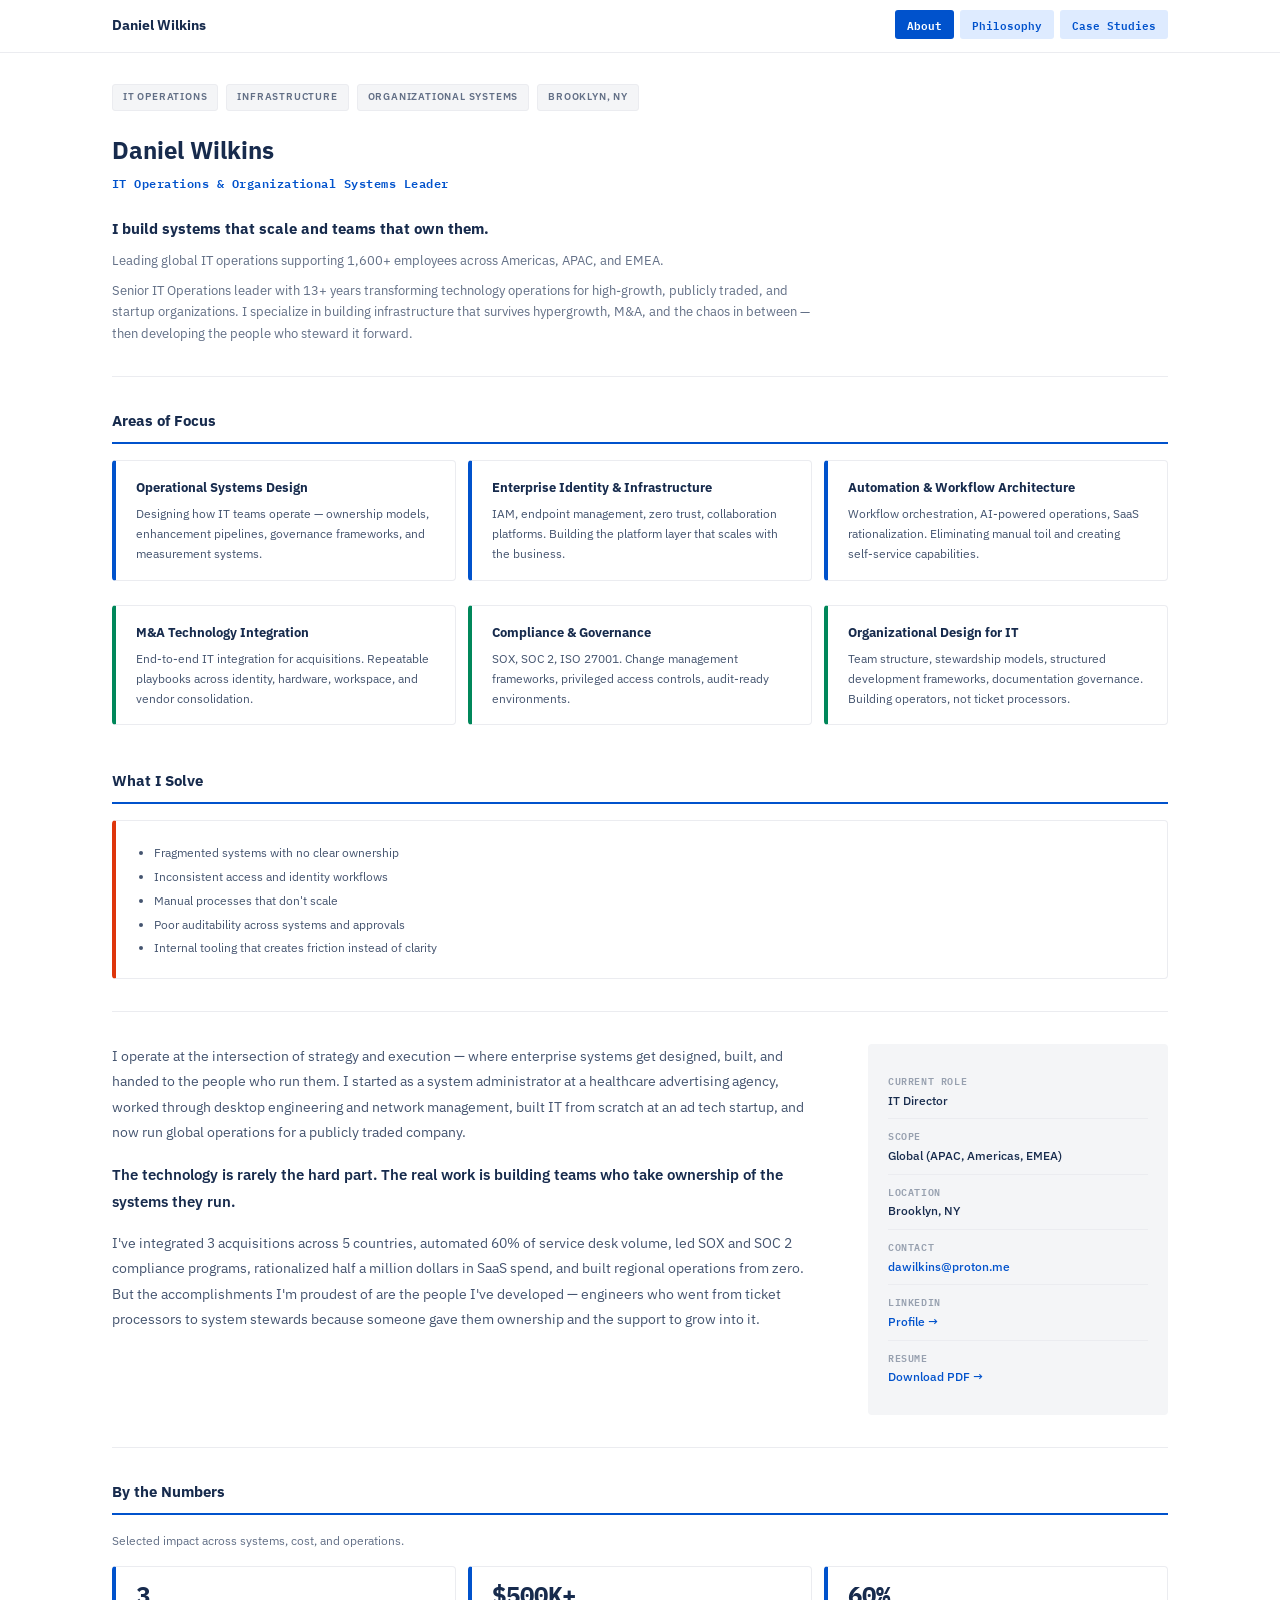
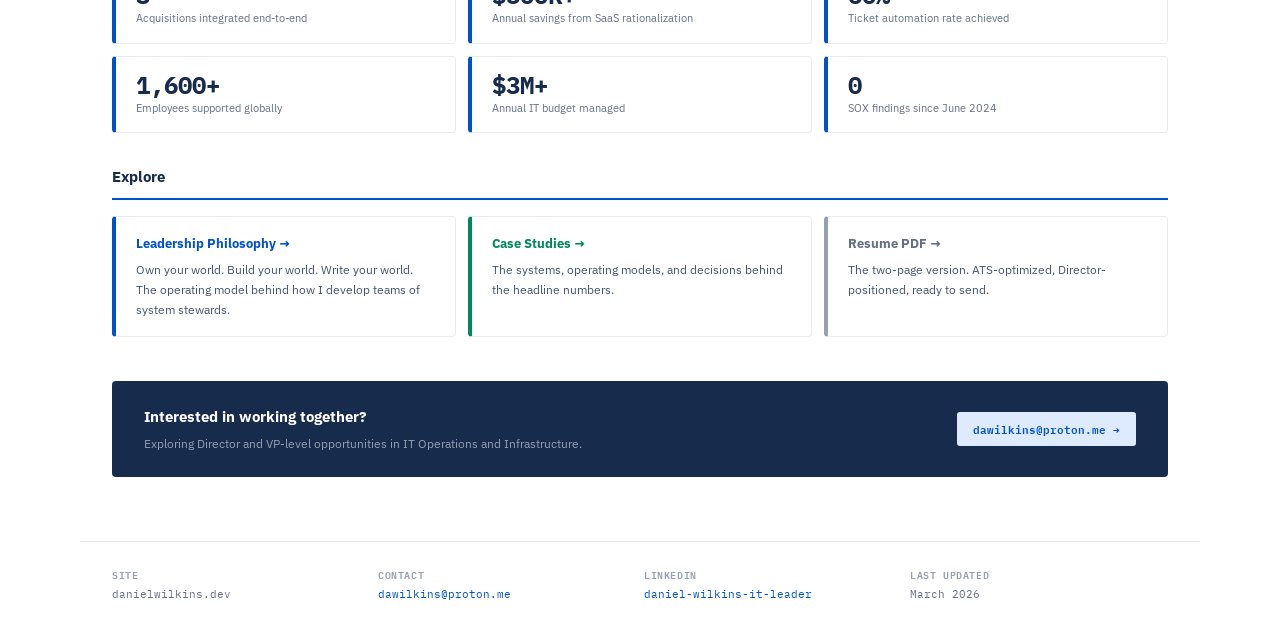
<file: index.html>
<!DOCTYPE html>

<html lang="en">
<head>
<meta charset="UTF-8">
<meta name="viewport" content="width=device-width, initial-scale=1.0">
<title>Daniel Wilkins — IT Operations & Organizational Systems Leader</title>
<meta name="description" content="IT Operations leader who builds scalable operational platforms, develops system stewards, and drives measurable business outcomes across global organizations.">
<link rel="stylesheet" href="style.css">
</head>
<body>
<nav class="nav"><div class="nav-inner">
  <a href="index.html" class="nav-name">Daniel Wilkins</a>
  <button class="nav-toggle" aria-label="Menu" onclick="document.querySelector('.nav-links').classList.toggle('open')"><span></span><span></span><span></span></button>
  <ul class="nav-links">
    <li><a href="index.html" class="active">About</a></li>
    <li><a href="philosophy.html">Philosophy</a></li>
    <li><a href="case-studies.html">Case Studies</a></li>
  </ul>
</div></nav>

<div class="page">

  <div class="scope-bar">
    <span class="scope-tag">IT Operations</span>
    <span class="scope-tag">Infrastructure</span>
    <span class="scope-tag">Organizational Systems</span>
    <span class="scope-tag">Brooklyn, NY</span>
  </div>

  <h1 class="page-title">Daniel Wilkins</h1>
  <p style="font-family:var(--mono);font-size:12px;font-weight:600;color:var(--blue);letter-spacing:.04em;margin-bottom:24px;">IT Operations &amp; Organizational Systems Leader</p>

  <p style="font-family:var(--sans);font-size:15px;font-weight:700;color:var(--text);margin-bottom:8px;">I build systems that scale and teams that own them.</p>
  <p style="font-family:var(--sans);font-size:13px;color:var(--text-m);margin-bottom:8px;">Leading global IT operations supporting 1,600+ employees across Americas, APAC, and EMEA.</p>
  <p class="page-subtitle">Senior IT Operations leader with 13+ years transforming technology operations for high-growth, publicly traded, and startup organizations. I specialize in building infrastructure that survives hypergrowth, M&amp;A, and the chaos in between &mdash; then developing the people who steward it forward.</p>

  <hr class="divider">

  <div class="section fade-in">
    <div class="section-header">Areas of Focus</div>
    <div class="three-col">
      <div class="card card-blue"><div class="card-title">Operational Systems Design</div><p>Designing how IT teams operate &mdash; ownership models, enhancement pipelines, governance frameworks, and measurement systems.</p></div>
      <div class="card card-blue"><div class="card-title">Enterprise Identity &amp; Infrastructure</div><p>IAM, endpoint management, zero trust, collaboration platforms. Building the platform layer that scales with the business.</p></div>
      <div class="card card-blue"><div class="card-title">Automation &amp; Workflow Architecture</div><p>Workflow orchestration, AI-powered operations, SaaS rationalization. Eliminating manual toil and creating self-service capabilities.</p></div>
    </div>
    <div class="three-col">
      <div class="card card-green"><div class="card-title">M&amp;A Technology Integration</div><p>End-to-end IT integration for acquisitions. Repeatable playbooks across identity, hardware, workspace, and vendor consolidation.</p></div>
      <div class="card card-green"><div class="card-title">Compliance &amp; Governance</div><p>SOX, SOC 2, ISO 27001. Change management frameworks, privileged access controls, audit-ready environments.</p></div>
      <div class="card card-green"><div class="card-title">Organizational Design for IT</div><p>Team structure, stewardship models, structured development frameworks, documentation governance. Building operators, not ticket processors.</p></div>
    </div>
  </div>

  <div class="section fade-in">
    <div class="section-header">What I Solve</div>
    <div class="card card-red">
      <ul>
        <li>Fragmented systems with no clear ownership</li>
        <li>Inconsistent access and identity workflows</li>
        <li>Manual processes that don't scale</li>
        <li>Poor auditability across systems and approvals</li>
        <li>Internal tooling that creates friction instead of clarity</li>
      </ul>
    </div>
  </div>

  <hr class="divider">

  <div class="hero-grid fade-in">
    <div>
      <div class="hero-statement">I operate at the intersection of strategy and execution &mdash; where enterprise systems get designed, built, and handed to the people who run them. I started as a system administrator at a healthcare advertising agency, worked through desktop engineering and network management, built IT from scratch at an ad tech startup, and now run global operations for a publicly traded company.</div>
      <div class="hero-statement"><strong style="font-size:15px;color:var(--text);">The technology is rarely the hard part. The real work is building teams who take ownership of the systems they run.</strong></div>
      <div class="hero-statement">I've integrated 3 acquisitions across 5 countries, automated 60% of service desk volume, led SOX and SOC 2 compliance programs, rationalized half a million dollars in SaaS spend, and built regional operations from zero. But the accomplishments I'm proudest of are the people I've developed &mdash; engineers who went from ticket processors to system stewards because someone gave them ownership and the support to grow into it.</div>
    </div>
    <div class="hero-meta-card">
      <div class="meta-row"><div class="meta-label">Current Role</div><div class="meta-value">IT Director</div></div>
      <div class="meta-row"><div class="meta-label">Scope</div><div class="meta-value">Global (APAC, Americas, EMEA)</div></div>
      <div class="meta-row"><div class="meta-label">Location</div><div class="meta-value">Brooklyn, NY</div></div>
      <div class="meta-row"><div class="meta-label">Contact</div><div class="meta-value"><a href="mailto:dawilkins@proton.me">dawilkins@proton.me</a></div></div>
      <div class="meta-row"><div class="meta-label">LinkedIn</div><div class="meta-value"><a href="https://www.linkedin.com/in/daniel-wilkins-it-leader/" target="_blank">Profile &rarr;</a></div></div>
      <div class="meta-row"><div class="meta-label">Resume</div><div class="meta-value"><a href="Daniel_Wilkins_Resume.pdf" target="_blank">Download PDF &rarr;</a></div></div>
    </div>
  </div>

  <hr class="divider">

  <div class="section fade-in">
    <div class="section-header">By the Numbers</div>
    <p style="font-size:12px;color:var(--text-m);margin-bottom:16px;">Selected impact across systems, cost, and operations.</p>
    <div class="stat-grid">
      <div class="stat-card"><div class="stat-number">3</div><div class="stat-label">Acquisitions integrated end-to-end</div></div>
      <div class="stat-card"><div class="stat-number">$500K+</div><div class="stat-label">Annual savings from SaaS rationalization</div></div>
      <div class="stat-card"><div class="stat-number">60%</div><div class="stat-label">Ticket automation rate achieved</div></div>
      <div class="stat-card"><div class="stat-number">1,600+</div><div class="stat-label">Employees supported globally</div></div>
      <div class="stat-card"><div class="stat-number">$3M+</div><div class="stat-label">Annual IT budget managed</div></div>
      <div class="stat-card"><div class="stat-number">0</div><div class="stat-label">SOX findings since June 2024</div></div>
    </div>
  </div>

  <div class="section fade-in">
    <div class="section-header">Explore</div>
    <div class="three-col">
      <a href="philosophy.html" class="card card-blue" style="text-decoration:none;transition:border-color .15s">
        <div class="card-title" style="color:var(--blue)">Leadership Philosophy &rarr;</div>
        <p>Own your world. Build your world. Write your world. The operating model behind how I develop teams of system stewards.</p>
      </a>
      <a href="case-studies.html" class="card card-green" style="text-decoration:none;transition:border-color .15s">
        <div class="card-title" style="color:var(--green)">Case Studies &rarr;</div>
        <p>The systems, operating models, and decisions behind the headline numbers.</p>
      </a>
      <a href="Daniel_Wilkins_Resume.pdf" class="card card-gray" style="text-decoration:none;transition:border-color .15s" target="_blank">
        <div class="card-title" style="color:var(--text-m)">Resume PDF &rarr;</div>
        <p>The two-page version. ATS-optimized, Director-positioned, ready to send.</p>
      </a>
    </div>
  </div>

  <div class="cta-banner fade-in">
    <div><h3>Interested in working together?</h3><p>Exploring Director and VP-level opportunities in IT Operations and Infrastructure.</p></div>
    <a href="mailto:dawilkins@proton.me" class="cta-btn">dawilkins@proton.me &rarr;</a>
  </div>

</div>

<footer class="footer">
  <dl class="footer-meta">
    <div><dt>Site</dt><dd>danielwilkins.dev</dd></div>
    <div><dt>Contact</dt><dd><a href="mailto:dawilkins@proton.me">dawilkins@proton.me</a></dd></div>
    <div><dt>LinkedIn</dt><dd><a href="https://www.linkedin.com/in/daniel-wilkins-it-leader/">daniel-wilkins-it-leader</a></dd></div>
    <div><dt>Last Updated</dt><dd>March 2026</dd></div>
  </dl>
</footer>
<script src="script.js"></script>
</body>
</html>
</file>
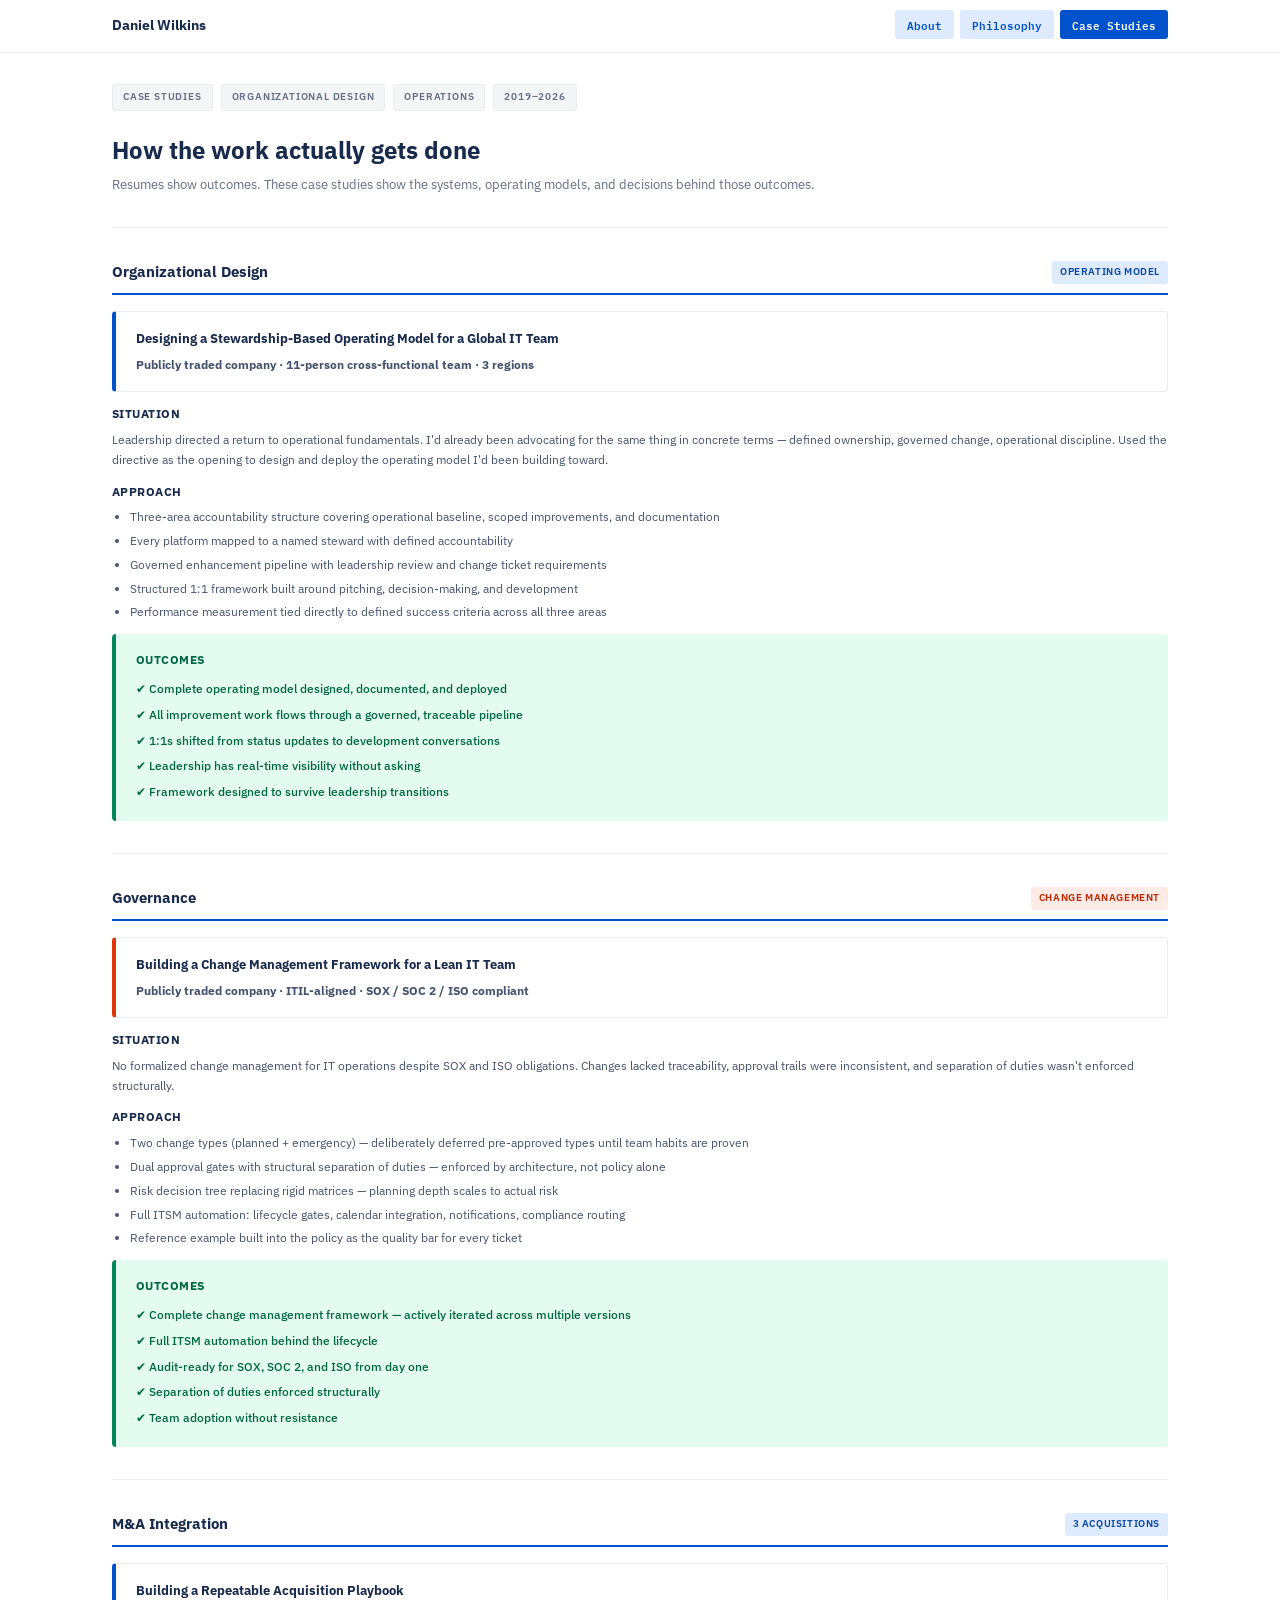
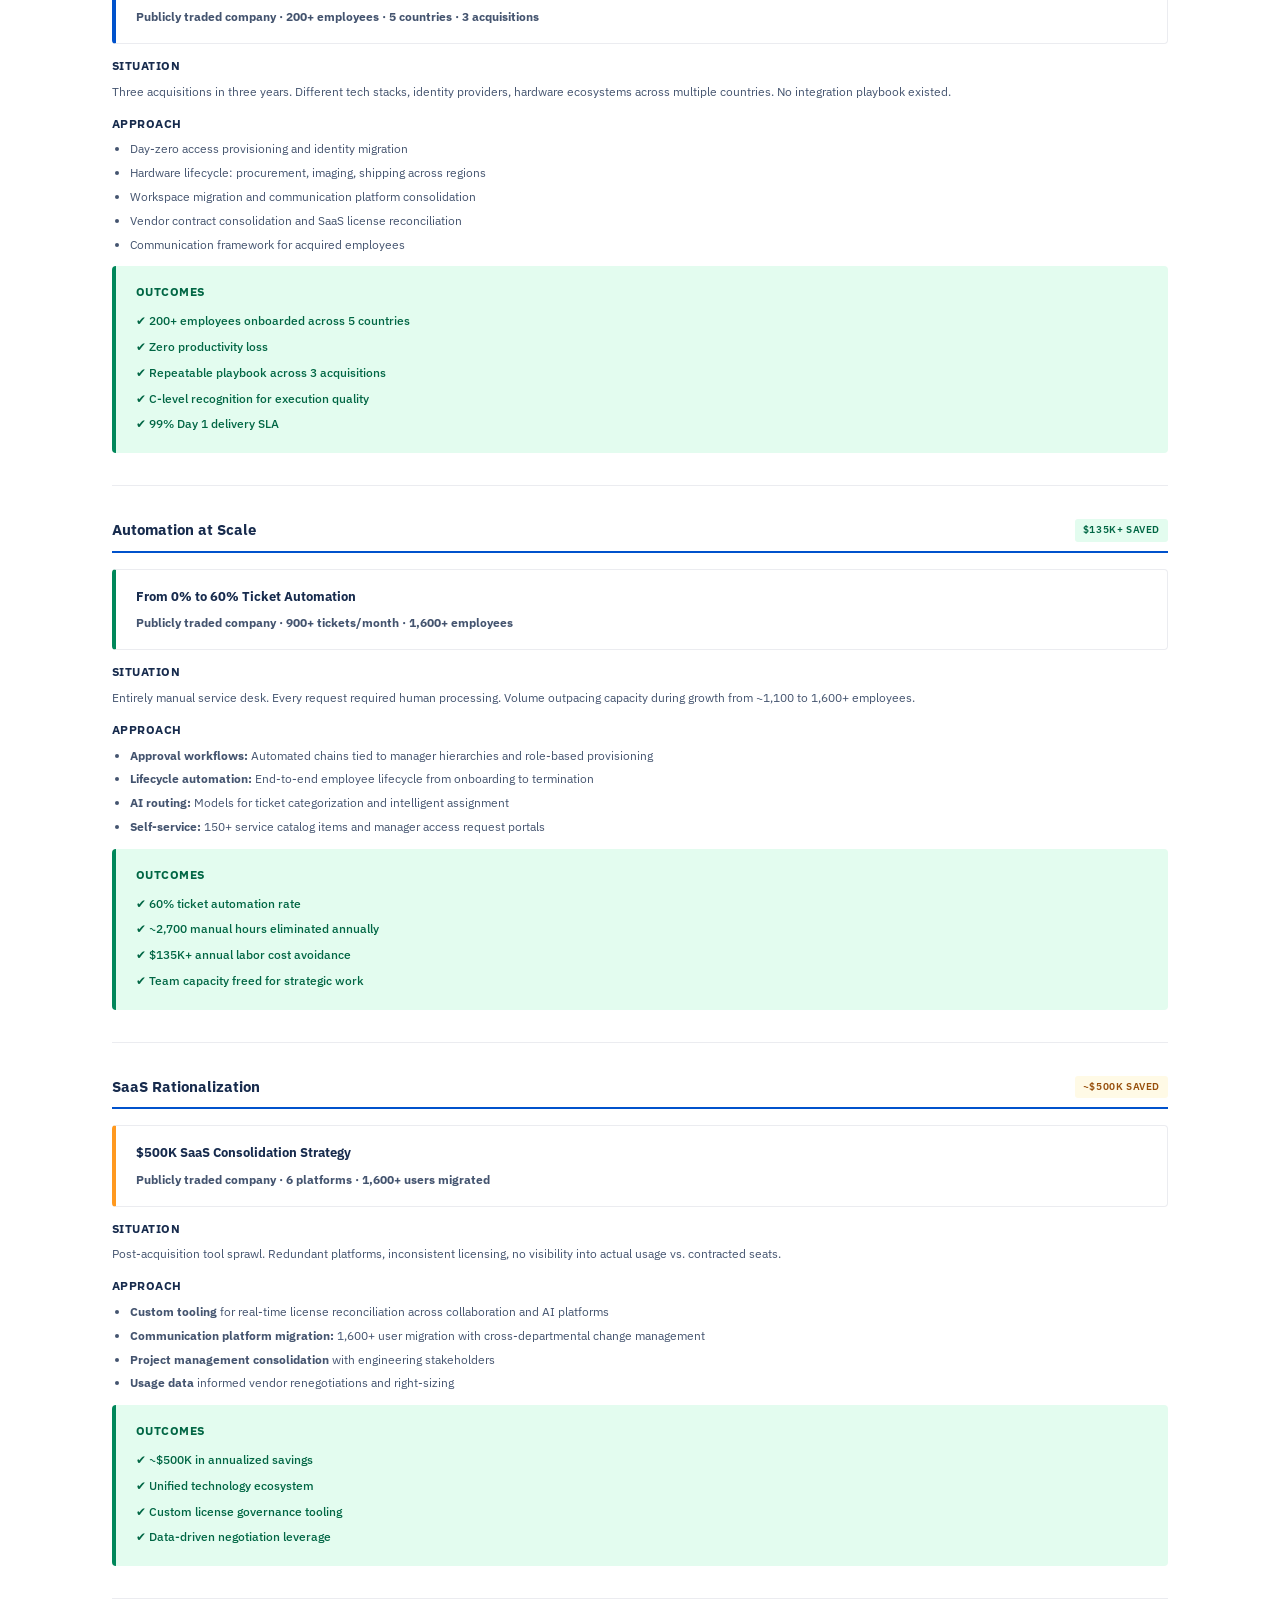
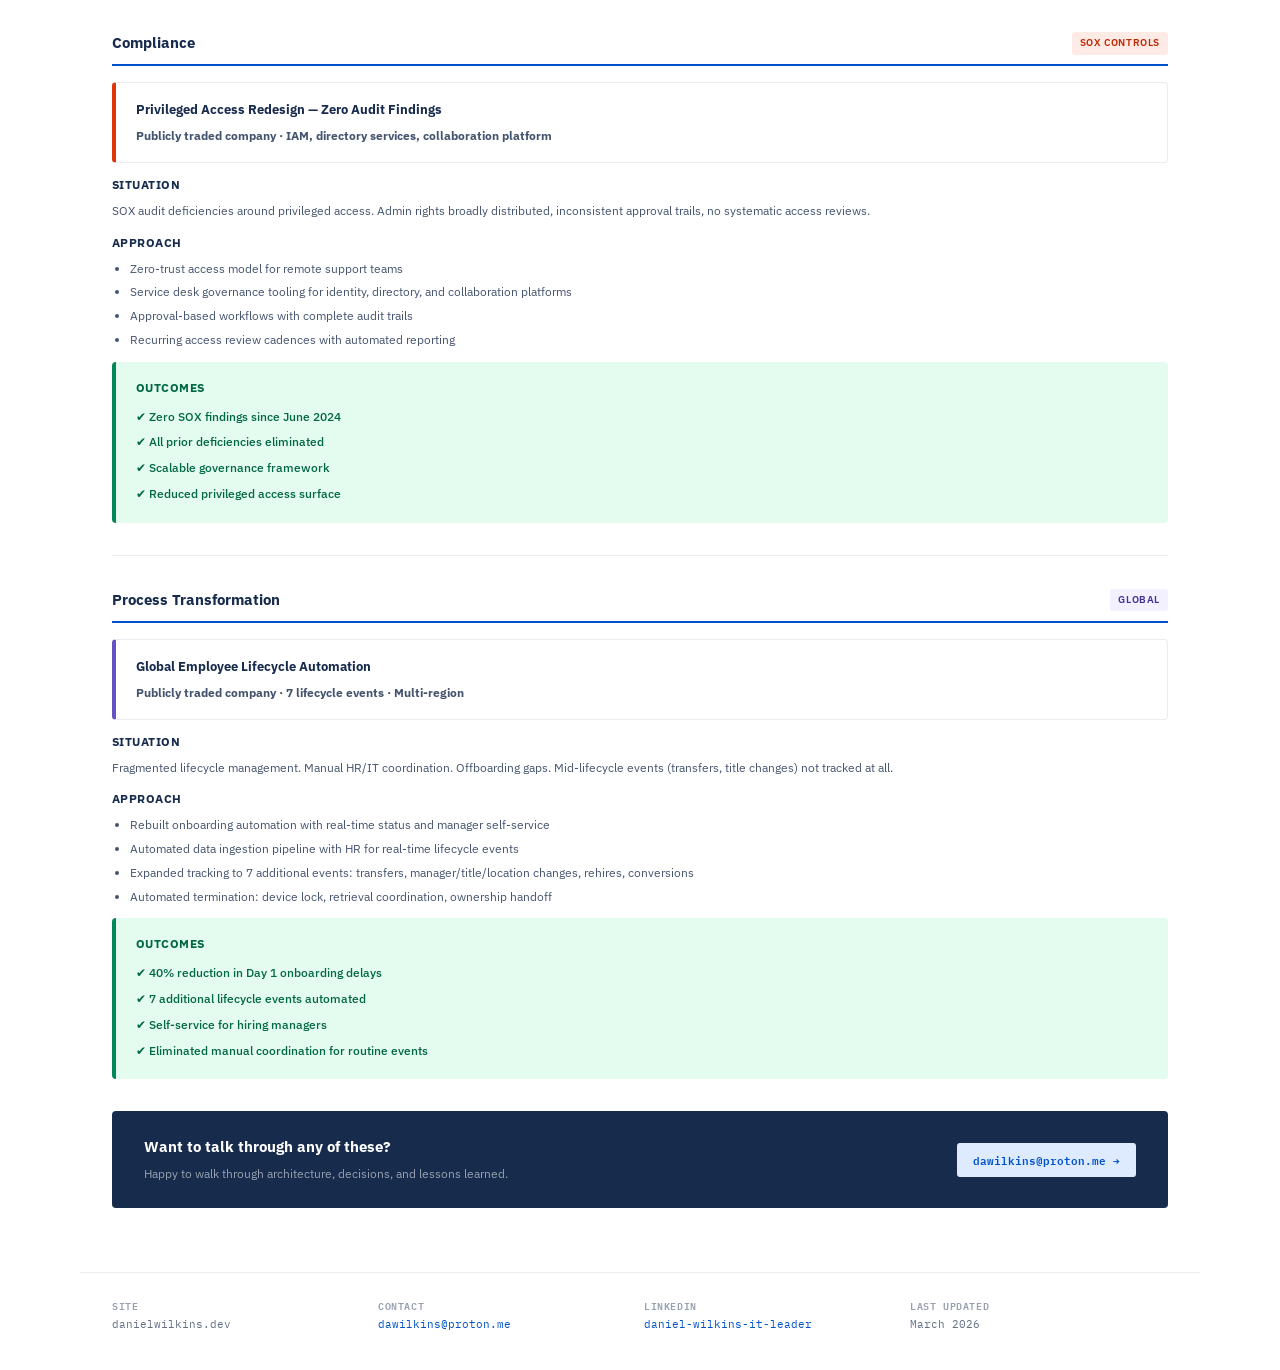
<file: case-studies.html>
<!DOCTYPE html>
<html lang="en">
<head>
<meta charset="UTF-8">
<meta name="viewport" content="width=device-width, initial-scale=1.0">
<title>Case Studies — Daniel Wilkins</title>
<meta name="description" content="Case studies showing the systems, operating models, and decisions behind measurable outcomes in IT operations.">
<link rel="stylesheet" href="style.css">
</head>
<body>
<nav class="nav"><div class="nav-inner">
  <a href="index.html" class="nav-name">Daniel Wilkins</a>
  <button class="nav-toggle" aria-label="Menu" onclick="document.querySelector('.nav-links').classList.toggle('open')"><span></span><span></span><span></span></button>
  <ul class="nav-links">
    <li><a href="index.html">About</a></li>
    <li><a href="philosophy.html">Philosophy</a></li>
    <li><a href="case-studies.html" class="active">Case Studies</a></li>
  </ul>
</div></nav>

<div class="page">

  <div class="scope-bar">
    <span class="scope-tag">Case Studies</span>
    <span class="scope-tag">Organizational Design</span>
    <span class="scope-tag">Operations</span>
    <span class="scope-tag">2019&ndash;2026</span>
  </div>

  <h1 class="page-title">How the work actually gets done</h1>
  <p class="page-subtitle">Resumes show outcomes. These case studies show the systems, operating models, and decisions behind those outcomes.</p>

  <hr class="divider">

  <!-- ═══ 1: OPERATING MODEL ═══ -->
  <div class="section fade-in">
    <div class="section-header">Organizational Design <span class="badge badge-blue">Operating Model</span></div>
    <div class="card card-blue"><div class="card-title">Designing a Stewardship-Based Operating Model for a Global IT Team</div><p><strong>Publicly traded company &middot; 11-person cross-functional team &middot; 3 regions</strong></p></div>
    <div class="case-block"><h4>Situation</h4><p>Leadership directed a return to operational fundamentals. I'd already been advocating for the same thing in concrete terms &mdash; defined ownership, governed change, operational discipline. Used the directive as the opening to design and deploy the operating model I'd been building toward.</p></div>
    <div class="case-block"><h4>Approach</h4><ul>
      <li>Three-area accountability structure covering operational baseline, scoped improvements, and documentation</li>
      <li>Every platform mapped to a named steward with defined accountability</li>
      <li>Governed enhancement pipeline with leadership review and change ticket requirements</li>
      <li>Structured 1:1 framework built around pitching, decision-making, and development</li>
      <li>Performance measurement tied directly to defined success criteria across all three areas</li>
    </ul></div>
    <div class="outcomes-box"><h4>Outcomes</h4><ul>
      <li>&#10004; Complete operating model designed, documented, and deployed</li>
      <li>&#10004; All improvement work flows through a governed, traceable pipeline</li>
      <li>&#10004; 1:1s shifted from status updates to development conversations</li>
      <li>&#10004; Leadership has real-time visibility without asking</li>
      <li>&#10004; Framework designed to survive leadership transitions</li>
    </ul></div>
  </div>

  <hr class="divider">

  <!-- ═══ 2: CHANGE MANAGEMENT ═══ -->
  <div class="section fade-in">
    <div class="section-header">Governance <span class="badge badge-red">Change Management</span></div>
    <div class="card card-red"><div class="card-title">Building a Change Management Framework for a Lean IT Team</div><p><strong>Publicly traded company &middot; ITIL-aligned &middot; SOX / SOC 2 / ISO compliant</strong></p></div>
    <div class="case-block"><h4>Situation</h4><p>No formalized change management for IT operations despite SOX and ISO obligations. Changes lacked traceability, approval trails were inconsistent, and separation of duties wasn't enforced structurally.</p></div>
    <div class="case-block"><h4>Approach</h4><ul>
      <li>Two change types (planned + emergency) &mdash; deliberately deferred pre-approved types until team habits are proven</li>
      <li>Dual approval gates with structural separation of duties &mdash; enforced by architecture, not policy alone</li>
      <li>Risk decision tree replacing rigid matrices &mdash; planning depth scales to actual risk</li>
      <li>Full ITSM automation: lifecycle gates, calendar integration, notifications, compliance routing</li>
      <li>Reference example built into the policy as the quality bar for every ticket</li>
    </ul></div>
    <div class="outcomes-box"><h4>Outcomes</h4><ul>
      <li>&#10004; Complete change management framework &mdash; actively iterated across multiple versions</li>
      <li>&#10004; Full ITSM automation behind the lifecycle</li>
      <li>&#10004; Audit-ready for SOX, SOC 2, and ISO from day one</li>
      <li>&#10004; Separation of duties enforced structurally</li>
      <li>&#10004; Team adoption without resistance</li>
    </ul></div>
  </div>

  <hr class="divider">

  <!-- ═══ 3: M&A ═══ -->
  <div class="section fade-in">
    <div class="section-header">M&amp;A Integration <span class="badge badge-blue">3 Acquisitions</span></div>
    <div class="card card-blue"><div class="card-title">Building a Repeatable Acquisition Playbook</div><p><strong>Publicly traded company &middot; 200+ employees &middot; 5 countries &middot; 3 acquisitions</strong></p></div>
    <div class="case-block"><h4>Situation</h4><p>Three acquisitions in three years. Different tech stacks, identity providers, hardware ecosystems across multiple countries. No integration playbook existed.</p></div>
    <div class="case-block"><h4>Approach</h4><ul><li>Day-zero access provisioning and identity migration</li><li>Hardware lifecycle: procurement, imaging, shipping across regions</li><li>Workspace migration and communication platform consolidation</li><li>Vendor contract consolidation and SaaS license reconciliation</li><li>Communication framework for acquired employees</li></ul></div>
    <div class="outcomes-box"><h4>Outcomes</h4><ul><li>&#10004; 200+ employees onboarded across 5 countries</li><li>&#10004; Zero productivity loss</li><li>&#10004; Repeatable playbook across 3 acquisitions</li><li>&#10004; C-level recognition for execution quality</li><li>&#10004; 99% Day 1 delivery SLA</li></ul></div>
  </div>

  <hr class="divider">

  <!-- ═══ 4: AUTOMATION ═══ -->
  <div class="section fade-in">
    <div class="section-header">Automation at Scale <span class="badge badge-green">$135K+ Saved</span></div>
    <div class="card card-green"><div class="card-title">From 0% to 60% Ticket Automation</div><p><strong>Publicly traded company &middot; 900+ tickets/month &middot; 1,600+ employees</strong></p></div>
    <div class="case-block"><h4>Situation</h4><p>Entirely manual service desk. Every request required human processing. Volume outpacing capacity during growth from ~1,100 to 1,600+ employees.</p></div>
    <div class="case-block"><h4>Approach</h4><ul><li><strong>Approval workflows:</strong> Automated chains tied to manager hierarchies and role-based provisioning</li><li><strong>Lifecycle automation:</strong> End-to-end employee lifecycle from onboarding to termination</li><li><strong>AI routing:</strong> Models for ticket categorization and intelligent assignment</li><li><strong>Self-service:</strong> 150+ service catalog items and manager access request portals</li></ul></div>
    <div class="outcomes-box"><h4>Outcomes</h4><ul><li>&#10004; 60% ticket automation rate</li><li>&#10004; ~2,700 manual hours eliminated annually</li><li>&#10004; $135K+ annual labor cost avoidance</li><li>&#10004; Team capacity freed for strategic work</li></ul></div>
  </div>

  <hr class="divider">

  <!-- ═══ 5: SAAS ═══ -->
  <div class="section fade-in">
    <div class="section-header">SaaS Rationalization <span class="badge badge-yellow">~$500K Saved</span></div>
    <div class="card card-yellow"><div class="card-title">$500K SaaS Consolidation Strategy</div><p><strong>Publicly traded company &middot; 6 platforms &middot; 1,600+ users migrated</strong></p></div>
    <div class="case-block"><h4>Situation</h4><p>Post-acquisition tool sprawl. Redundant platforms, inconsistent licensing, no visibility into actual usage vs. contracted seats.</p></div>
    <div class="case-block"><h4>Approach</h4><ul><li><strong>Custom tooling</strong> for real-time license reconciliation across collaboration and AI platforms</li><li><strong>Communication platform migration:</strong> 1,600+ user migration with cross-departmental change management</li><li><strong>Project management consolidation</strong> with engineering stakeholders</li><li><strong>Usage data</strong> informed vendor renegotiations and right-sizing</li></ul></div>
    <div class="outcomes-box"><h4>Outcomes</h4><ul><li>&#10004; ~$500K in annualized savings</li><li>&#10004; Unified technology ecosystem</li><li>&#10004; Custom license governance tooling</li><li>&#10004; Data-driven negotiation leverage</li></ul></div>
  </div>

  <hr class="divider">

  <!-- ═══ 6: SOX ═══ -->
  <div class="section fade-in">
    <div class="section-header">Compliance <span class="badge badge-red">SOX Controls</span></div>
    <div class="card card-red"><div class="card-title">Privileged Access Redesign &mdash; Zero Audit Findings</div><p><strong>Publicly traded company &middot; IAM, directory services, collaboration platform</strong></p></div>
    <div class="case-block"><h4>Situation</h4><p>SOX audit deficiencies around privileged access. Admin rights broadly distributed, inconsistent approval trails, no systematic access reviews.</p></div>
    <div class="case-block"><h4>Approach</h4><ul><li>Zero-trust access model for remote support teams</li><li>Service desk governance tooling for identity, directory, and collaboration platforms</li><li>Approval-based workflows with complete audit trails</li><li>Recurring access review cadences with automated reporting</li></ul></div>
    <div class="outcomes-box"><h4>Outcomes</h4><ul><li>&#10004; Zero SOX findings since June 2024</li><li>&#10004; All prior deficiencies eliminated</li><li>&#10004; Scalable governance framework</li><li>&#10004; Reduced privileged access surface</li></ul></div>
  </div>

  <hr class="divider">

  <!-- ═══ 7: JML ═══ -->
  <div class="section fade-in">
    <div class="section-header">Process Transformation <span class="badge badge-purple">Global</span></div>
    <div class="card card-purple"><div class="card-title">Global Employee Lifecycle Automation</div><p><strong>Publicly traded company &middot; 7 lifecycle events &middot; Multi-region</strong></p></div>
    <div class="case-block"><h4>Situation</h4><p>Fragmented lifecycle management. Manual HR/IT coordination. Offboarding gaps. Mid-lifecycle events (transfers, title changes) not tracked at all.</p></div>
    <div class="case-block"><h4>Approach</h4><ul><li>Rebuilt onboarding automation with real-time status and manager self-service</li><li>Automated data ingestion pipeline with HR for real-time lifecycle events</li><li>Expanded tracking to 7 additional events: transfers, manager/title/location changes, rehires, conversions</li><li>Automated termination: device lock, retrieval coordination, ownership handoff</li></ul></div>
    <div class="outcomes-box"><h4>Outcomes</h4><ul><li>&#10004; 40% reduction in Day 1 onboarding delays</li><li>&#10004; 7 additional lifecycle events automated</li><li>&#10004; Self-service for hiring managers</li><li>&#10004; Eliminated manual coordination for routine events</li></ul></div>
  </div>

  <div class="cta-banner fade-in">
    <div><h3>Want to talk through any of these?</h3><p>Happy to walk through architecture, decisions, and lessons learned.</p></div>
    <a href="mailto:dawilkins@proton.me" class="cta-btn">dawilkins@proton.me &rarr;</a>
  </div>

</div>

<footer class="footer">
  <dl class="footer-meta">
    <div><dt>Site</dt><dd>danielwilkins.dev</dd></div>
    <div><dt>Contact</dt><dd><a href="mailto:dawilkins@proton.me">dawilkins@proton.me</a></dd></div>
    <div><dt>LinkedIn</dt><dd><a href="https://www.linkedin.com/in/daniel-wilkins-it-leader/">daniel-wilkins-it-leader</a></dd></div>
    <div><dt>Last Updated</dt><dd>March 2026</dd></div>
  </dl>
</footer>
<script src="script.js"></script>
</body>
</html>
</file>
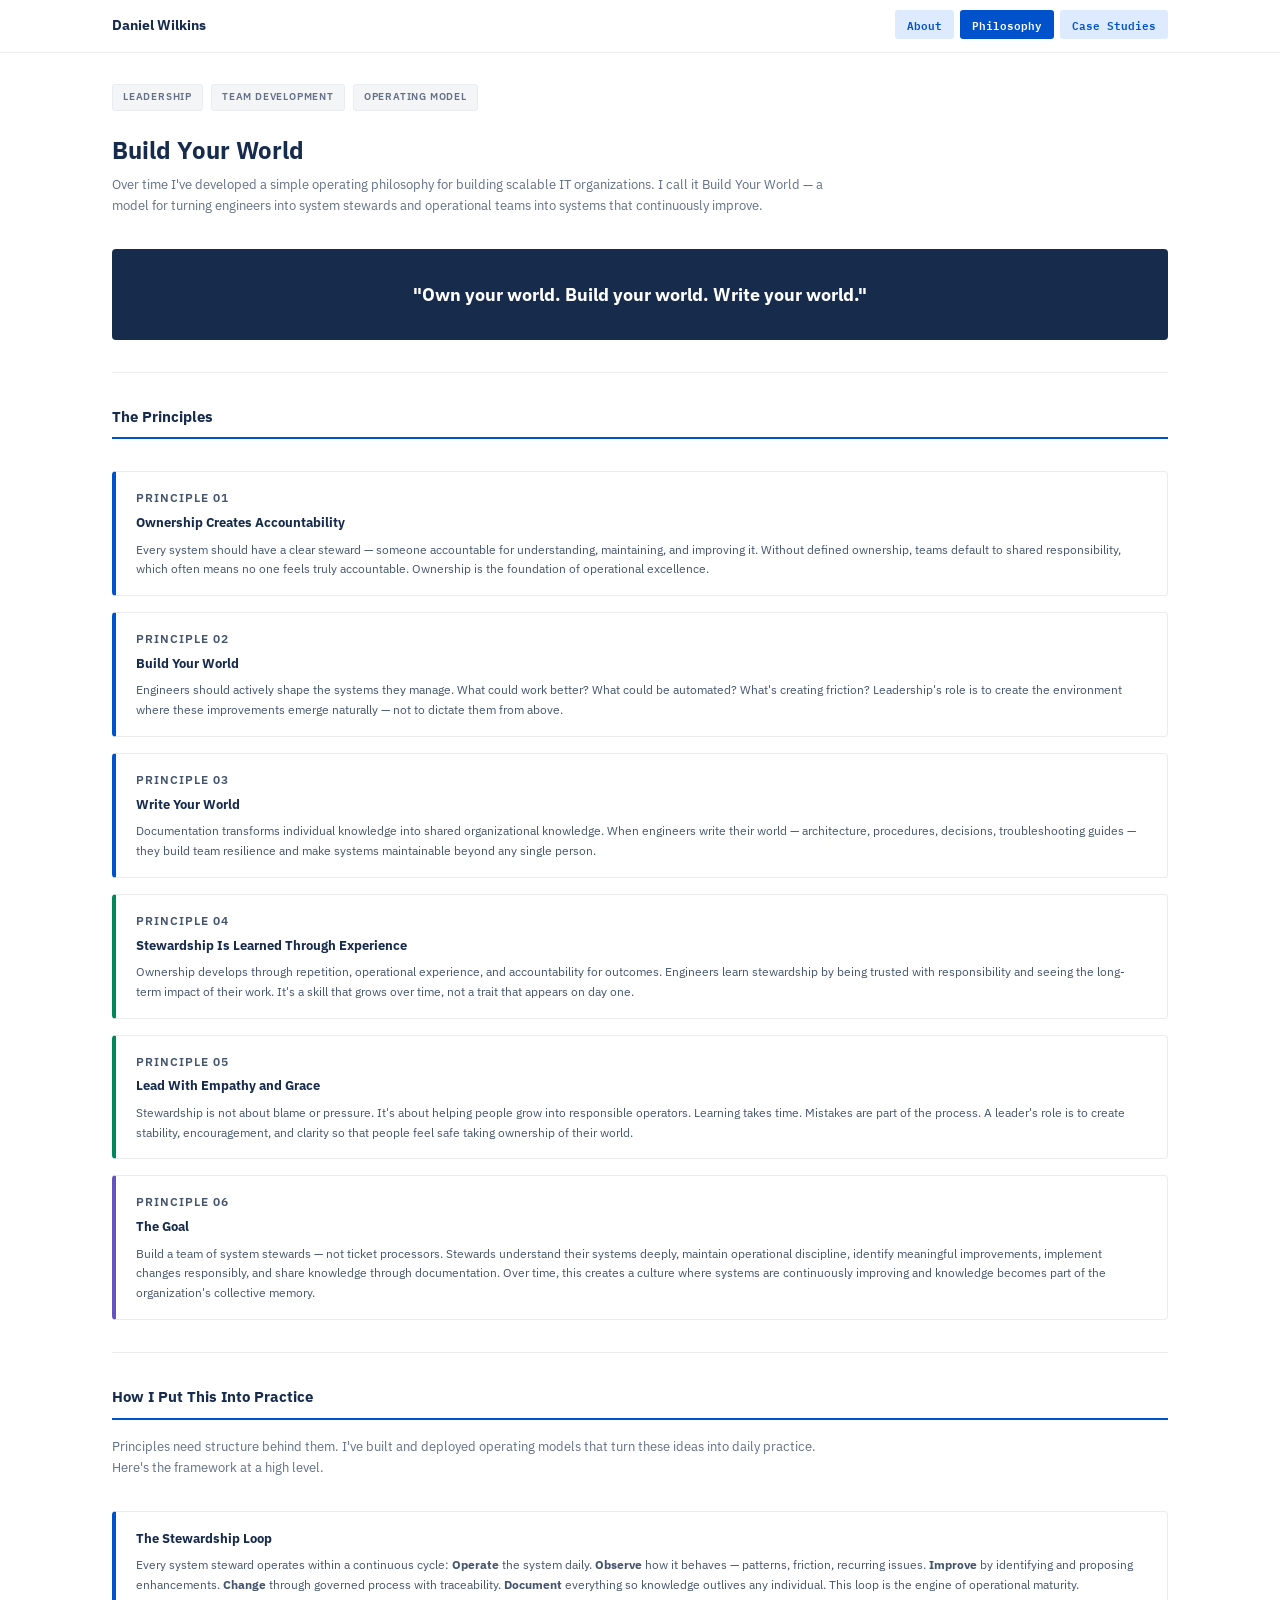
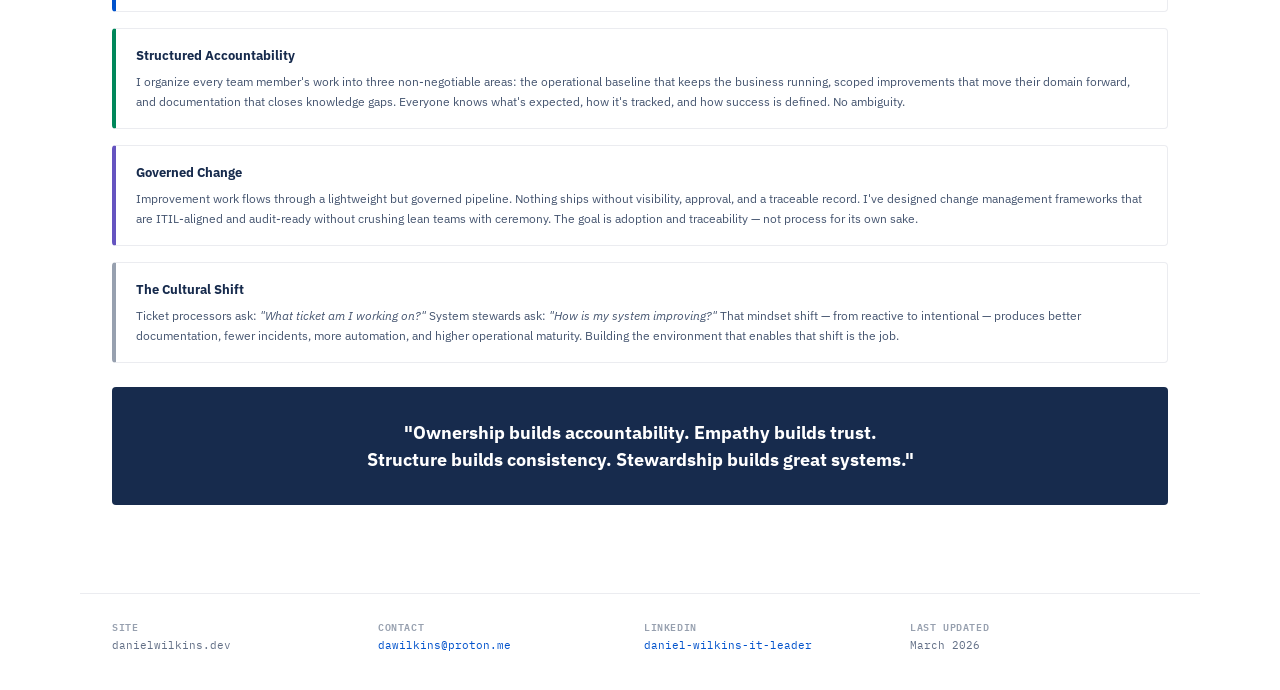
<file: philosophy.html>
<!DOCTYPE html>
<html lang="en">
<head>
<meta charset="UTF-8">
<meta name="viewport" content="width=device-width, initial-scale=1.0">
<title>Leadership Philosophy — Daniel Wilkins</title>
<meta name="description" content="Build Your World — an operating model for turning engineers into system stewards and IT teams into systems that continuously improve.">
<link rel="stylesheet" href="style.css">
</head>
<body>
<nav class="nav"><div class="nav-inner">
  <a href="index.html" class="nav-name">Daniel Wilkins</a>
  <button class="nav-toggle" aria-label="Menu" onclick="document.querySelector('.nav-links').classList.toggle('open')"><span></span><span></span><span></span></button>
  <ul class="nav-links">
    <li><a href="index.html">About</a></li>
    <li><a href="philosophy.html" class="active">Philosophy</a></li>
    <li><a href="case-studies.html">Case Studies</a></li>
  </ul>
</div></nav>

<div class="page">

  <div class="scope-bar">
    <span class="scope-tag">Leadership</span>
    <span class="scope-tag">Team Development</span>
    <span class="scope-tag">Operating Model</span>
  </div>

  <h1 class="page-title">Build Your World</h1>
  <p class="page-subtitle">Over time I've developed a simple operating philosophy for building scalable IT organizations. I call it Build Your World &mdash; a model for turning engineers into system stewards and operational teams into systems that continuously improve.</p>

  <div class="mantra-block fade-in"><blockquote>"Own your world. Build your world. Write your world."</blockquote></div>

  <hr class="divider">

  <div class="section fade-in">
    <div class="section-header">The Principles</div>
  </div>

  <div class="card card-blue fade-in" style="margin-bottom:16px"><p class="principle-number">Principle 01</p><div class="card-title">Ownership Creates Accountability</div><p>Every system should have a clear steward &mdash; someone accountable for understanding, maintaining, and improving it. Without defined ownership, teams default to shared responsibility, which often means no one feels truly accountable. Ownership is the foundation of operational excellence.</p></div>

  <div class="card card-blue fade-in" style="margin-bottom:16px"><p class="principle-number">Principle 02</p><div class="card-title">Build Your World</div><p>Engineers should actively shape the systems they manage. What could work better? What could be automated? What's creating friction? Leadership's role is to create the environment where these improvements emerge naturally &mdash; not to dictate them from above.</p></div>

  <div class="card card-blue fade-in" style="margin-bottom:16px"><p class="principle-number">Principle 03</p><div class="card-title">Write Your World</div><p>Documentation transforms individual knowledge into shared organizational knowledge. When engineers write their world &mdash; architecture, procedures, decisions, troubleshooting guides &mdash; they build team resilience and make systems maintainable beyond any single person.</p></div>

  <div class="card card-green fade-in" style="margin-bottom:16px"><p class="principle-number">Principle 04</p><div class="card-title">Stewardship Is Learned Through Experience</div><p>Ownership develops through repetition, operational experience, and accountability for outcomes. Engineers learn stewardship by being trusted with responsibility and seeing the long-term impact of their work. It's a skill that grows over time, not a trait that appears on day one.</p></div>

  <div class="card card-green fade-in" style="margin-bottom:16px"><p class="principle-number">Principle 05</p><div class="card-title">Lead With Empathy and Grace</div><p>Stewardship is not about blame or pressure. It's about helping people grow into responsible operators. Learning takes time. Mistakes are part of the process. A leader's role is to create stability, encouragement, and clarity so that people feel safe taking ownership of their world.</p></div>

  <div class="card card-purple fade-in" style="margin-bottom:16px"><p class="principle-number">Principle 06</p><div class="card-title">The Goal</div><p>Build a team of system stewards &mdash; not ticket processors. Stewards understand their systems deeply, maintain operational discipline, identify meaningful improvements, implement changes responsibly, and share knowledge through documentation. Over time, this creates a culture where systems are continuously improving and knowledge becomes part of the organization's collective memory.</p></div>

  <hr class="divider">

  <div class="section fade-in">
    <div class="section-header">How I Put This Into Practice</div>
    <p style="font-size:13px;color:var(--text-m);margin-bottom:24px;max-width:720px;">Principles need structure behind them. I've built and deployed operating models that turn these ideas into daily practice. Here's the framework at a high level.</p>
  </div>

  <div class="card card-blue fade-in" style="margin-bottom:16px">
    <div class="card-title">The Stewardship Loop</div>
    <p>Every system steward operates within a continuous cycle: <strong>Operate</strong> the system daily. <strong>Observe</strong> how it behaves &mdash; patterns, friction, recurring issues. <strong>Improve</strong> by identifying and proposing enhancements. <strong>Change</strong> through governed process with traceability. <strong>Document</strong> everything so knowledge outlives any individual. This loop is the engine of operational maturity.</p>
  </div>

  <div class="card card-green fade-in" style="margin-bottom:16px">
    <div class="card-title">Structured Accountability</div>
    <p>I organize every team member's work into three non-negotiable areas: the operational baseline that keeps the business running, scoped improvements that move their domain forward, and documentation that closes knowledge gaps. Everyone knows what's expected, how it's tracked, and how success is defined. No ambiguity.</p>
  </div>

  <div class="card card-purple fade-in" style="margin-bottom:16px">
    <div class="card-title">Governed Change</div>
    <p>Improvement work flows through a lightweight but governed pipeline. Nothing ships without visibility, approval, and a traceable record. I've designed change management frameworks that are ITIL-aligned and audit-ready without crushing lean teams with ceremony. The goal is adoption and traceability &mdash; not process for its own sake.</p>
  </div>

  <div class="card card-gray fade-in" style="margin-bottom:16px">
    <div class="card-title">The Cultural Shift</div>
    <p>Ticket processors ask: <em>"What ticket am I working on?"</em> System stewards ask: <em>"How is my system improving?"</em> That mindset shift &mdash; from reactive to intentional &mdash; produces better documentation, fewer incidents, more automation, and higher operational maturity. Building the environment that enables that shift is the job.</p>
  </div>

  <div class="mantra-block fade-in"><blockquote>"Ownership builds accountability. Empathy builds trust.<br>Structure builds consistency. Stewardship builds great systems."</blockquote></div>

</div>

<footer class="footer">
  <dl class="footer-meta">
    <div><dt>Site</dt><dd>danielwilkins.dev</dd></div>
    <div><dt>Contact</dt><dd><a href="mailto:dawilkins@proton.me">dawilkins@proton.me</a></dd></div>
    <div><dt>LinkedIn</dt><dd><a href="https://www.linkedin.com/in/daniel-wilkins-it-leader/">daniel-wilkins-it-leader</a></dd></div>
    <div><dt>Last Updated</dt><dd>March 2026</dd></div>
  </dl>
</footer>
<script src="script.js"></script>
</body>
</html>
</file>
<file: style.css>
@import url('https://fonts.googleapis.com/css2?family=IBM+Plex+Mono:wght@400;500;600;700&family=IBM+Plex+Sans:wght@400;500;600;700&display=swap');
*,*::before,*::after{box-sizing:border-box;margin:0;padding:0}
:root{--text:#172B4D;--text-s:#44546F;--text-m:#626F86;--text-sub:#97A0AF;--border:#EBECF0;--surface:#F4F5F7;--white:#fff;--blue:#0052CC;--blue-l:#DEEBFF;--blue-d:#0747A6;--red:#DE350B;--red-l:#FFEBE6;--green:#00875A;--green-l:#E3FCEF;--yellow:#FF991F;--yellow-l:#FFFAE6;--purple:#6554C0;--purple-l:#F3F0FF;--sans:'IBM Plex Sans',sans-serif;--mono:'IBM Plex Mono',monospace;--mw:1120px}
html{scroll-behavior:smooth;font-size:13px}
body{font-family:var(--sans);color:var(--text);background:var(--white);line-height:1.65;-webkit-font-smoothing:antialiased}
::selection{background:var(--blue);color:#fff}
a{color:var(--blue);text-decoration:none}a:hover{text-decoration:underline}

.nav{position:fixed;top:0;left:0;right:0;z-index:100;background:rgba(255,255,255,.96);backdrop-filter:blur(8px);-webkit-backdrop-filter:blur(8px);border-bottom:1px solid var(--border)}
.nav-inner{max-width:var(--mw);margin:0 auto;padding:0 32px;display:flex;align-items:center;justify-content:space-between;height:52px}
.nav-name{font-family:var(--sans);font-size:14px;font-weight:700;color:var(--text);text-decoration:none}
.nav-links{display:flex;gap:6px;list-style:none}
.nav-links a{font-family:var(--mono);font-size:11px;font-weight:600;color:var(--blue);text-decoration:none;padding:5px 12px;border-radius:3px;background:var(--blue-l);transition:.15s}
.nav-links a:hover,.nav-links a.active{background:var(--blue);color:#fff;text-decoration:none}
.nav-toggle{display:none;background:none;border:none;cursor:pointer;padding:8px}
.nav-toggle span{display:block;width:20px;height:2px;background:var(--text);margin:4px 0}
@media(max-width:640px){.nav-toggle{display:block}.nav-links{display:none;position:absolute;top:52px;left:0;right:0;background:var(--white);border-bottom:1px solid var(--border);flex-direction:column;padding:16px 32px;gap:8px}.nav-links.open{display:flex}.nav-links a{display:block}}

.page{max-width:var(--mw);margin:0 auto;padding:84px 32px 64px}
.scope-bar{display:flex;flex-wrap:wrap;gap:8px;margin-bottom:24px}
.scope-tag{font-family:var(--sans);font-size:10px;font-weight:600;letter-spacing:.08em;text-transform:uppercase;padding:4px 10px;border-radius:3px;background:var(--surface);color:var(--text-m);border:1px solid var(--border)}
.page-title{font-family:var(--sans);font-size:24px;font-weight:700;color:var(--text);margin-bottom:8px;line-height:1.3}
.page-subtitle{font-family:var(--sans);font-size:13px;color:var(--text-m);margin-bottom:32px;max-width:720px;line-height:1.65}
.divider{border:none;border-top:1px solid var(--border);margin:32px 0}
.section{margin-bottom:32px}
.section-header{font-family:var(--sans);font-size:15px;font-weight:700;color:var(--text);padding-bottom:8px;border-bottom:2px solid var(--blue);margin-bottom:16px;display:flex;align-items:center;justify-content:space-between;flex-wrap:wrap;gap:8px}
.badge{font-family:var(--sans);font-size:10px;font-weight:600;letter-spacing:.06em;text-transform:uppercase;padding:3px 8px;border-radius:3px;display:inline-block}
.badge-blue{background:var(--blue-l);color:var(--blue-d)}.badge-green{background:var(--green-l);color:#006644}.badge-yellow{background:var(--yellow-l);color:#974F0C}.badge-red{background:var(--red-l);color:#BF2600}.badge-purple{background:var(--purple-l);color:#403294}.badge-gray{background:var(--surface);color:var(--text-m)}

.card{background:var(--white);border:1px solid var(--border);border-radius:4px;padding:16px 20px;margin-bottom:12px}
.card-blue{border-left:4px solid var(--blue)}.card-red{border-left:4px solid var(--red)}.card-green{border-left:4px solid var(--green)}.card-yellow{border-left:4px solid var(--yellow)}.card-purple{border-left:4px solid var(--purple)}.card-gray{border-left:4px solid var(--text-sub)}
.card-title{font-family:var(--sans);font-size:13px;font-weight:700;color:var(--text);margin-bottom:6px;display:flex;align-items:center;gap:8px;flex-wrap:wrap}
.card p,.card li{font-family:var(--sans);font-size:12px;color:var(--text-s);line-height:1.65}
.card ul{margin:6px 0 0 18px}.card li{margin-bottom:4px}

.hero-grid{display:grid;grid-template-columns:1fr 300px;gap:48px;margin-bottom:32px;align-items:start}
@media(max-width:768px){.hero-grid{grid-template-columns:1fr;gap:24px}}
.hero-statement{font-family:var(--sans);font-size:14px;color:var(--text-s);line-height:1.8;margin-bottom:16px}
.hero-statement strong{color:var(--text);font-weight:600}
.hero-meta-card{background:var(--surface);border-radius:4px;padding:20px}
.meta-row{padding:8px 0;border-bottom:1px solid var(--border)}.meta-row:last-child{border-bottom:none}
.meta-label{font-family:var(--mono);font-size:10px;font-weight:600;text-transform:uppercase;letter-spacing:.06em;color:var(--text-sub);margin-bottom:2px}
.meta-value{font-family:var(--sans);font-size:12px;font-weight:500;color:var(--text)}
.meta-value a{color:var(--blue)}

.stat-grid{display:grid;grid-template-columns:repeat(3,1fr);gap:12px;margin-bottom:12px}
@media(max-width:640px){.stat-grid{grid-template-columns:1fr 1fr}}
.stat-card{background:var(--white);border:1px solid var(--border);border-left:4px solid var(--blue);border-radius:4px;padding:16px 20px}
.stat-number{font-family:var(--mono);font-size:24px;font-weight:700;color:var(--text);line-height:1;margin-bottom:4px}
.stat-label{font-family:var(--sans);font-size:11px;color:var(--text-m);line-height:1.4}

.three-col{display:grid;grid-template-columns:1fr 1fr 1fr;gap:12px;margin-bottom:12px}
@media(max-width:640px){.three-col{grid-template-columns:1fr}}

.mantra-block{background:var(--text);color:#fff;padding:32px;border-radius:4px;margin:24px 0;text-align:center}
.mantra-block blockquote{font-family:var(--sans);font-size:18px;font-weight:700;line-height:1.5;font-style:normal}
.principle-number{font-family:var(--mono);font-size:10px;font-weight:600;letter-spacing:.08em;text-transform:uppercase;color:var(--blue);margin-bottom:4px}

.cta-banner{background:var(--text);border-radius:4px;padding:24px 32px;display:flex;align-items:center;justify-content:space-between;gap:24px;flex-wrap:wrap;margin-top:32px}
.cta-banner h3{font-family:var(--sans);font-size:15px;font-weight:700;color:#fff}
.cta-banner p{font-family:var(--sans);font-size:12px;color:var(--text-sub);margin-top:4px}
.cta-btn{font-family:var(--mono);font-size:11px;font-weight:600;color:var(--blue);background:var(--blue-l);padding:8px 16px;border-radius:3px;text-decoration:none;transition:.15s;white-space:nowrap}
.cta-btn:hover{background:var(--blue);color:#fff;text-decoration:none}

.dl-link{display:inline-flex;align-items:center;gap:6px;font-family:var(--mono);font-size:11px;font-weight:600;color:var(--blue);background:var(--blue-l);padding:6px 14px;border-radius:3px;text-decoration:none;transition:.15s}
.dl-link:hover{background:var(--blue);color:#fff;text-decoration:none}

.case-block{margin-bottom:12px}
.case-block h4{font-family:var(--sans);font-size:12px;font-weight:700;color:var(--text);text-transform:uppercase;letter-spacing:.04em;margin-bottom:6px}
.case-block p,.case-block li{font-family:var(--sans);font-size:12px;color:var(--text-s);line-height:1.65}
.case-block ul{margin:6px 0 0 18px}.case-block li{margin-bottom:4px}
.outcomes-box{background:var(--green-l);border-left:4px solid var(--green);border-radius:4px;padding:16px 20px;margin-top:12px}
.outcomes-box h4{font-family:var(--sans);font-size:12px;font-weight:700;color:#006644;text-transform:uppercase;letter-spacing:.04em;margin-bottom:6px}
.outcomes-box ul{list-style:none;margin:0;padding:0}
.outcomes-box li{font-family:var(--sans);font-size:12px;color:#006644;font-weight:500;padding:3px 0}

.footer{border-top:1px solid var(--border);padding:24px 32px;max-width:var(--mw);margin:0 auto}
.footer-meta{display:grid;grid-template-columns:repeat(auto-fit,minmax(180px,1fr));gap:8px;font-size:11px}
.footer-meta dt{font-family:var(--mono);font-weight:600;text-transform:uppercase;font-size:10px;letter-spacing:.06em;color:var(--text-sub);margin-bottom:2px}
.footer-meta dd{font-family:var(--mono);color:var(--text-m);margin-bottom:12px}
.fade-in{opacity:0;transform:translateY(12px);transition:opacity .4s ease,transform .4s ease}
.fade-in.visible{opacity:1;transform:translateY(0)}
</file>
